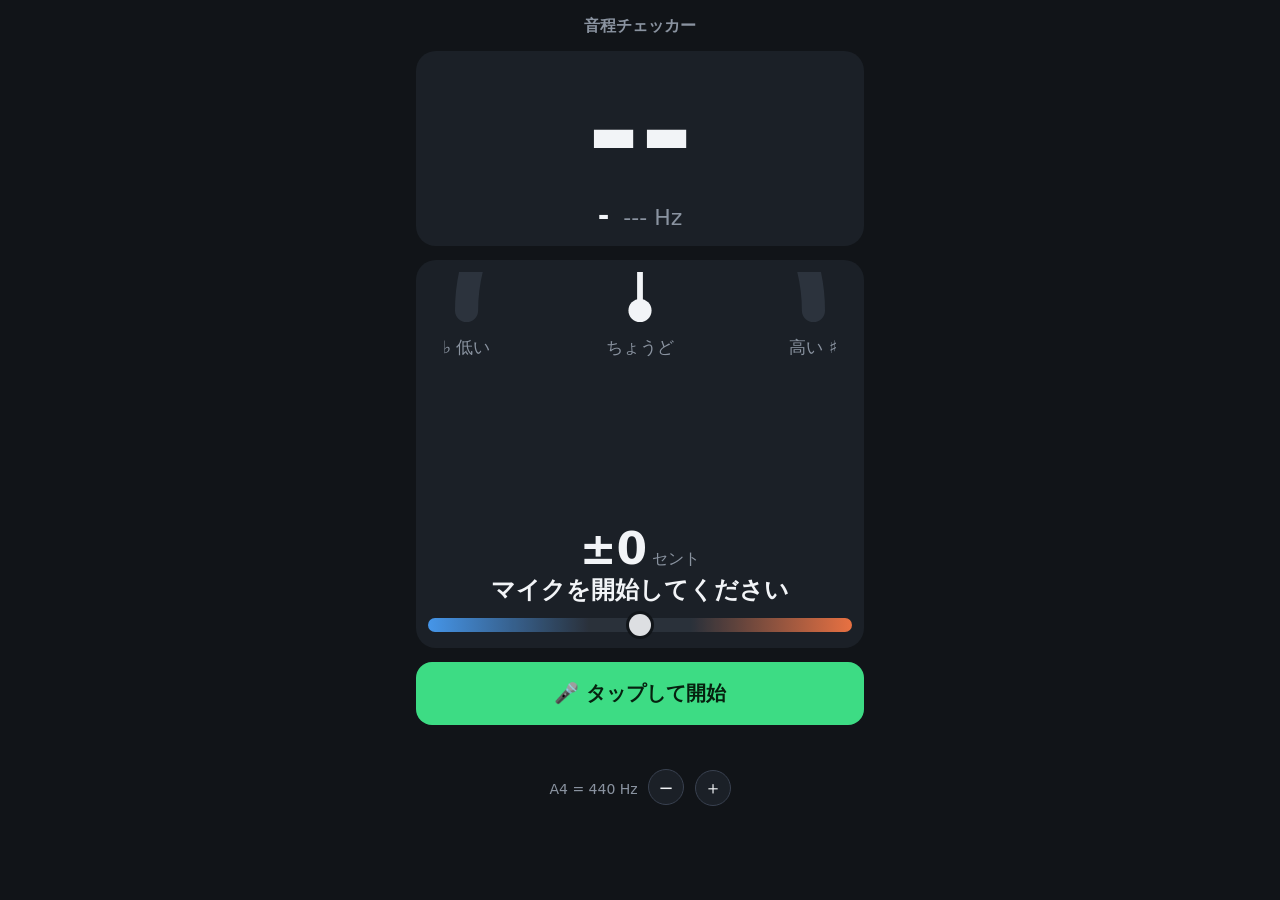
<file: pitch/index.html>
<!DOCTYPE html>
<html lang="ja">
<head>
<meta charset="UTF-8">
<meta name="viewport" content="width=device-width, initial-scale=1, viewport-fit=cover">
<meta name="theme-color" content="#111418">
<title>音程チェッカー</title>
<link rel="stylesheet" href="style.css">
</head>
<body>
<main id="app" class="state-idle">
  <h1>音程チェッカー</h1>

  <section class="note-box" aria-live="polite">
    <div class="solfege" id="solfege">--</div>
    <div class="sub">
      <span id="letter">-</span><span id="octave"></span>
      <span class="freq" id="freq">--- Hz</span>
    </div>
  </section>

  <section class="gauge-box">
    <svg id="gauge" viewBox="-110 -20 220 130" role="img" aria-label="音程のズレメーター">
      <path class="arc-bg" d="M -90 0 A 90 90 0 0 1 90 0"/>
      <path class="arc-ok" id="arcOk"/>
      <g id="ticks"></g>
      <g id="needle" class="needle">
        <line x1="0" y1="0" x2="0" y2="-84"/>
        <circle cx="0" cy="0" r="6"/>
      </g>
      <text x="-90" y="22" class="lbl">♭ 低い</text>
      <text x="0" y="22" class="lbl">ちょうど</text>
      <text x="90" y="22" class="lbl">高い ♯</text>
    </svg>
    <div class="cents"><span id="cents">±0</span><small> セント</small></div>
    <div class="verdict" id="verdict">マイクを開始してください</div>
    <div class="bar"><div class="bar-center"></div><div class="bar-dot" id="barDot"></div></div>
  </section>

  <button id="toggle" type="button">🎤 タップして開始</button>
  <p class="msg" id="msg"></p>
  <p class="hint">A4 = <span id="a4">440</span> Hz
    <button type="button" class="mini" id="a4dn">−</button>
    <button type="button" class="mini" id="a4up">＋</button>
  </p>
</main>
<script src="app.js"></script>
</body>
</html>
</file>
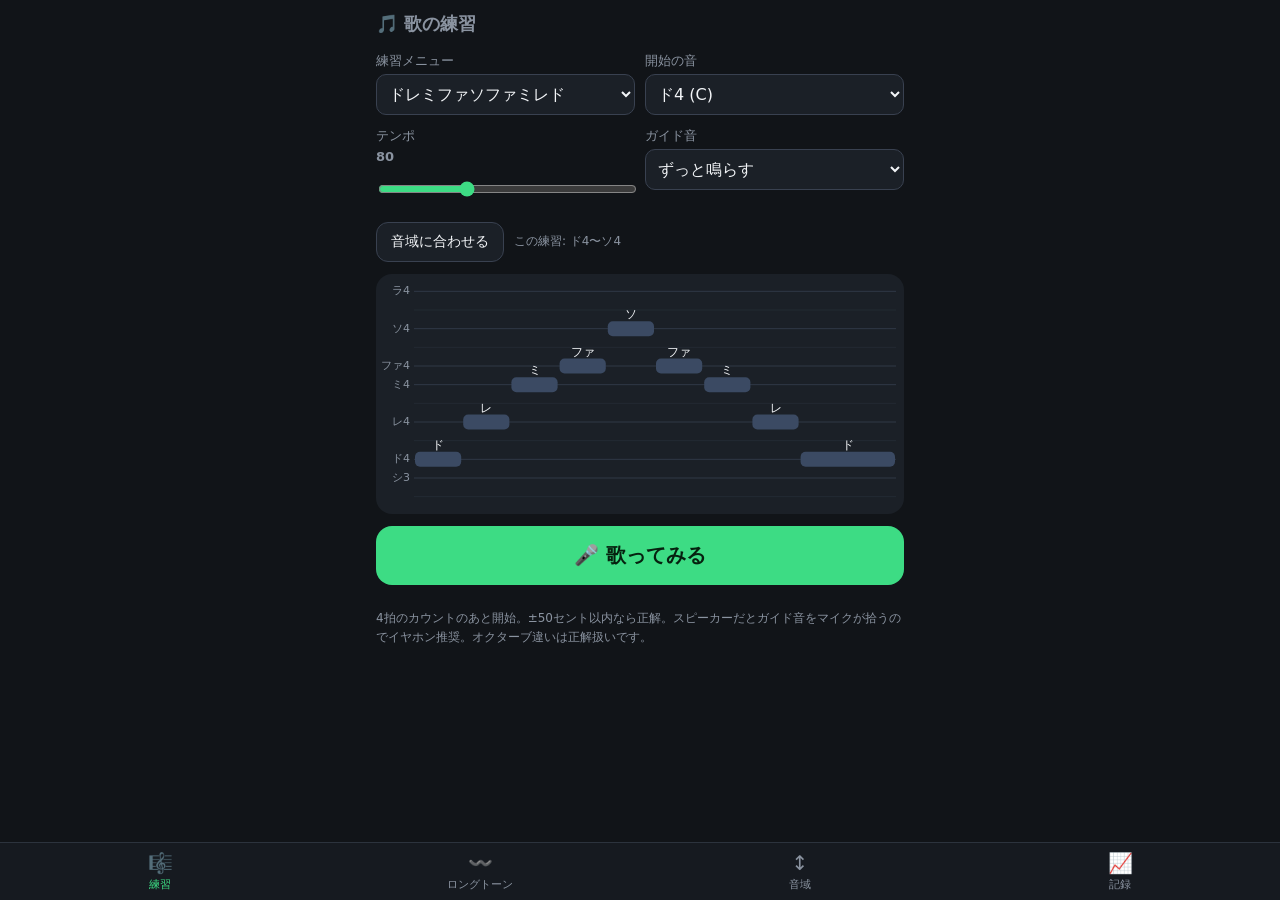
<file: sing/index.html>
<!DOCTYPE html>
<html lang="ja">
<head>
<meta charset="UTF-8">
<meta name="viewport" content="width=device-width, initial-scale=1, viewport-fit=cover">
<meta name="theme-color" content="#111418">
<title>歌の練習</title>
<link rel="stylesheet" href="style.css">
</head>
<body>
<header><h1>🎵 歌の練習</h1></header>
<p class="msg" id="msg" role="alert"></p>

<main>
  <!-- 練習 -->
  <section id="tab-practice" class="tab active">
    <div class="row">
      <label>練習メニュー
        <select id="pEx"></select>
      </label>
      <label>開始の音
        <select id="pBase"></select>
      </label>
    </div>
    <div class="row">
      <label>テンポ <b id="pBpmV">80</b>
        <input type="range" id="pBpm" min="50" max="140" step="5" value="80">
      </label>
      <label>ガイド音
        <select id="pGuide">
          <option value="always">ずっと鳴らす</option>
          <option value="first">最初の音だけ</option>
          <option value="none">鳴らさない</option>
        </select>
      </label>
    </div>
    <div class="row slim">
      <button type="button" class="ghost" id="pFit">音域に合わせる</button>
      <span class="note" id="pRangeTxt"></span>
    </div>
    <canvas id="pCanvas"></canvas>
    <button type="button" class="go" id="pBtn">🎤 歌ってみる</button>
    <div id="pResult" class="result"></div>
    <p class="note">4拍のカウントのあと開始。±50セント以内なら正解。スピーカーだとガイド音をマイクが拾うのでイヤホン推奨。オクターブ違いは正解扱いです。</p>
  </section>

  <!-- ロングトーン -->
  <section id="tab-long" class="tab">
    <div class="row">
      <label>目標の音
        <select id="lTarget"></select>
      </label>
    </div>
    <div class="live"><span id="lNote">--</span><small id="lCents"></small></div>
    <div class="count" id="lInfo">8秒間、同じ音をまっすぐ伸ばします</div>
    <canvas id="lCanvas"></canvas>
    <button type="button" class="go" id="lBtn">🎤 スタート</button>
    <div id="lResult" class="result"></div>
    <p class="note">「自動」は最初に出した音を目標にします。緑の帯は±25セント。</p>
  </section>

  <!-- 音域 -->
  <section id="tab-range" class="tab">
    <div class="live"><span id="rNote">--</span><small id="rCents"></small></div>
    <div class="range-box">
      <div><small>最低音</small><b id="rLo">--</b></div>
      <div><small>最高音</small><b id="rHi">--</b></div>
    </div>
    <div class="row">
      <button type="button" class="go" id="rBtn">🎤 測定する</button>
    </div>
    <p class="note">出せる一番低い音から高い音まで、ゆっくり声を動かしてください（安定して0.3秒続いた音だけ記録）。前回の記録に追加されます。</p>
    <button type="button" class="ghost" id="rReset">記録をリセット</button>

    <h2>キー提案</h2>
    <div class="row">
      <label>曲の最低音 <select id="kLo"></select></label>
      <label>曲の最高音 <select id="kHi"></select></label>
    </div>
    <div class="result" id="kOut">先に音域を測定してください</div>
  </section>

  <!-- 記録 -->
  <section id="tab-history" class="tab">
    <div class="stats" id="hStats"></div>
    <label>表示 <select id="hFilter"></select></label>
    <canvas id="hCanvas"></canvas>
    <ul class="hist" id="hList"></ul>
    <button type="button" class="ghost" id="hClear">記録を全部消す</button>
  </section>
</main>

<nav class="tabs">
  <button type="button" data-tab="practice" class="on">🎼<span>練習</span></button>
  <button type="button" data-tab="long">〰️<span>ロングトーン</span></button>
  <button type="button" data-tab="range">↕️<span>音域</span></button>
  <button type="button" data-tab="history">📈<span>記録</span></button>
</nav>
<script src="app.js"></script>
</body>
</html>
</file>
<file: pitch/style.css>
:root{--bg:#111418;--fg:#f2f4f7;--dim:#8a93a0;--ok:#3ddc84;--low:#4aa3ff;--high:#ff7a45;--card:#1b2027}
*{box-sizing:border-box;-webkit-tap-highlight-color:transparent}
html,body{margin:0;background:var(--bg);color:var(--fg);font-family:system-ui,-apple-system,"Hiragino Sans","Noto Sans JP",sans-serif}
#app{max-width:480px;margin:0 auto;min-height:100dvh;padding:max(16px,env(safe-area-inset-top)) 16px max(20px,env(safe-area-inset-bottom));display:flex;flex-direction:column;gap:14px}
h1{font-size:16px;margin:0;text-align:center;color:var(--dim);font-weight:600}
.note-box{text-align:center;background:var(--card);border-radius:20px;padding:14px 8px}
.solfege{font-size:min(30vw,128px);font-weight:800;line-height:1.05;transition:color .15s}
.sub{font-size:22px;color:var(--dim);display:flex;justify-content:center;gap:14px;align-items:baseline}
.sub #letter,.sub #octave{color:var(--fg);font-weight:700;font-size:28px}
.sub #octave{margin-left:-14px}
.gauge-box{background:var(--card);border-radius:20px;padding:12px 12px 16px;text-align:center}
#gauge{width:100%;height:auto;display:block}
.arc-bg{fill:none;stroke:#2c333d;stroke-width:12;stroke-linecap:round}
.arc-ok{fill:none;stroke:var(--ok);stroke-width:12;opacity:.55}
#ticks line{stroke:#5b6572;stroke-width:1.5}
.needle{transition:transform .08s linear}
.needle line{stroke:var(--fg);stroke-width:3;stroke-linecap:round}
.needle circle{fill:var(--fg)}
.lbl{fill:var(--dim);font-size:9px;text-anchor:middle}
.cents{font-size:44px;font-weight:800;font-variant-numeric:tabular-nums}
.cents small{font-size:16px;color:var(--dim);font-weight:500}
.verdict{font-size:24px;font-weight:700;min-height:1.4em}
.bar{position:relative;height:14px;background:linear-gradient(90deg,var(--low),#2c333d 38%,#2c333d 62%,var(--high));border-radius:7px;margin-top:10px;opacity:.9}
.bar-center{position:absolute;left:50%;top:-4px;bottom:-4px;width:2px;background:var(--ok);transform:translateX(-50%)}
.bar-dot{position:absolute;top:50%;left:50%;width:22px;height:22px;border-radius:50%;background:var(--fg);transform:translate(-50%,-50%);transition:left .08s linear;box-shadow:0 0 0 3px var(--bg)}
#toggle{font:inherit;font-size:20px;font-weight:700;padding:18px;border:0;border-radius:16px;background:var(--ok);color:#06210f;cursor:pointer;touch-action:manipulation}
#toggle:active{filter:brightness(.9)}
.state-live #toggle{background:#e5484d;color:#fff}
.msg{color:#ffb4a8;text-align:center;font-size:14px;margin:0;min-height:1.2em}
.hint{text-align:center;color:var(--dim);margin:0;font-size:14px}
.mini{font:inherit;width:36px;height:36px;margin-left:6px;border-radius:50%;border:1px solid #394150;background:var(--card);color:var(--fg);font-size:18px}
/* 状態色 */
.is-ok .solfege,.is-ok .verdict{color:var(--ok)}
.is-low .solfege,.is-low .verdict{color:var(--low)}
.is-high .solfege,.is-high .verdict{color:var(--high)}
.is-ok .bar-dot{background:var(--ok)}
.silent .note-box,.silent .cents{opacity:.45}
@media (max-height:640px){.solfege{font-size:22vw}.cents{font-size:34px}}
</file>
<file: sing/style.css>
:root{--bg:#111418;--fg:#f2f4f7;--dim:#8a93a0;--ok:#3ddc84;--low:#4aa3ff;--high:#ff7a45;--warn:#ffc247;--bad:#ff5d5d;--card:#1b2027;--line:#2c333d}
*{box-sizing:border-box;-webkit-tap-highlight-color:transparent}
html,body{margin:0;background:var(--bg);color:var(--fg);font-family:system-ui,-apple-system,"Hiragino Sans","Noto Sans JP",sans-serif}
header{padding:max(12px,env(safe-area-inset-top)) 16px 0;max-width:560px;margin:0 auto}
h1{font-size:18px;margin:0;color:var(--dim)}
h2{font-size:16px;margin:22px 0 8px;color:var(--dim)}
main{max-width:560px;margin:0 auto;padding:10px 16px calc(84px + env(safe-area-inset-bottom))}
.tab{display:none;flex-direction:column;gap:12px}
.tab.active{display:flex}
.row{display:flex;gap:10px}
.row>label{flex:1}
.row.slim{align-items:center}
label{display:flex;flex-direction:column;gap:4px;font-size:13px;color:var(--dim)}
select,input[type=range]{font:inherit;font-size:16px;color:var(--fg);background:var(--card);border:1px solid #394150;border-radius:10px;padding:9px 8px;width:100%}
input[type=range]{padding:0;height:38px;accent-color:var(--ok)}
canvas{width:100%;height:240px;background:var(--card);border-radius:16px;display:block}
button{font:inherit;cursor:pointer;touch-action:manipulation}
.go{font-size:20px;font-weight:700;padding:16px;border:0;border-radius:16px;background:var(--ok);color:#06210f;width:100%}
.go.live{background:#e5484d;color:#fff}
.ghost{background:var(--card);color:var(--fg);border:1px solid #394150;border-radius:12px;padding:10px 14px;font-size:14px}
.note{color:var(--dim);font-size:12px;margin:0;line-height:1.6}
.msg{color:#ffb4a8;text-align:center;font-size:14px;margin:6px 16px 0;min-height:0}
.result{background:var(--card);border-radius:16px;padding:0;overflow:hidden}
.result:not(:empty){padding:14px}
.big{font-size:56px;font-weight:800;line-height:1}
.big small{font-size:20px;color:var(--dim)}
.chips{display:flex;flex-wrap:wrap;gap:6px;margin-top:10px}
.chip{border-radius:10px;padding:6px 9px;font-size:13px;background:#232a33;border-left:4px solid var(--dim)}
.chip.g{border-color:var(--ok)}.chip.o{border-color:var(--warn)}.chip.r{border-color:var(--bad)}
.chip b{font-size:15px}
.live{background:var(--card);border-radius:16px;text-align:center;padding:10px}
.live span{font-size:64px;font-weight:800;line-height:1.1}
.live small{font-size:20px;color:var(--dim);margin-left:8px}
.count{text-align:center;font-size:22px;font-weight:700;min-height:1.3em}
.range-box{display:flex;gap:10px}
.range-box>div{flex:1;background:var(--card);border-radius:16px;padding:12px;text-align:center}
.range-box small{display:block;color:var(--dim)}
.range-box b{font-size:34px}
.stats{display:flex;gap:8px}
.stats>div{flex:1;background:var(--card);border-radius:14px;padding:10px;text-align:center;font-size:12px;color:var(--dim)}
.stats b{display:block;font-size:26px;color:var(--fg)}
.hist{list-style:none;margin:0;padding:0;display:flex;flex-direction:column;gap:6px}
.hist li{display:flex;justify-content:space-between;background:var(--card);border-radius:10px;padding:10px 12px;font-size:14px;gap:8px}
.hist li span:first-child{color:var(--dim);white-space:nowrap}
.hist li span:nth-child(2){flex:1}
.tabs{position:fixed;left:0;right:0;bottom:0;display:flex;background:#161a20;border-top:1px solid var(--line);padding-bottom:env(safe-area-inset-bottom)}
.tabs button{flex:1;border:0;background:none;color:var(--dim);padding:8px 2px;font-size:20px;display:flex;flex-direction:column;align-items:center;gap:2px}
.tabs button span{font-size:11px}
.tabs button.on{color:var(--ok)}
</file>
